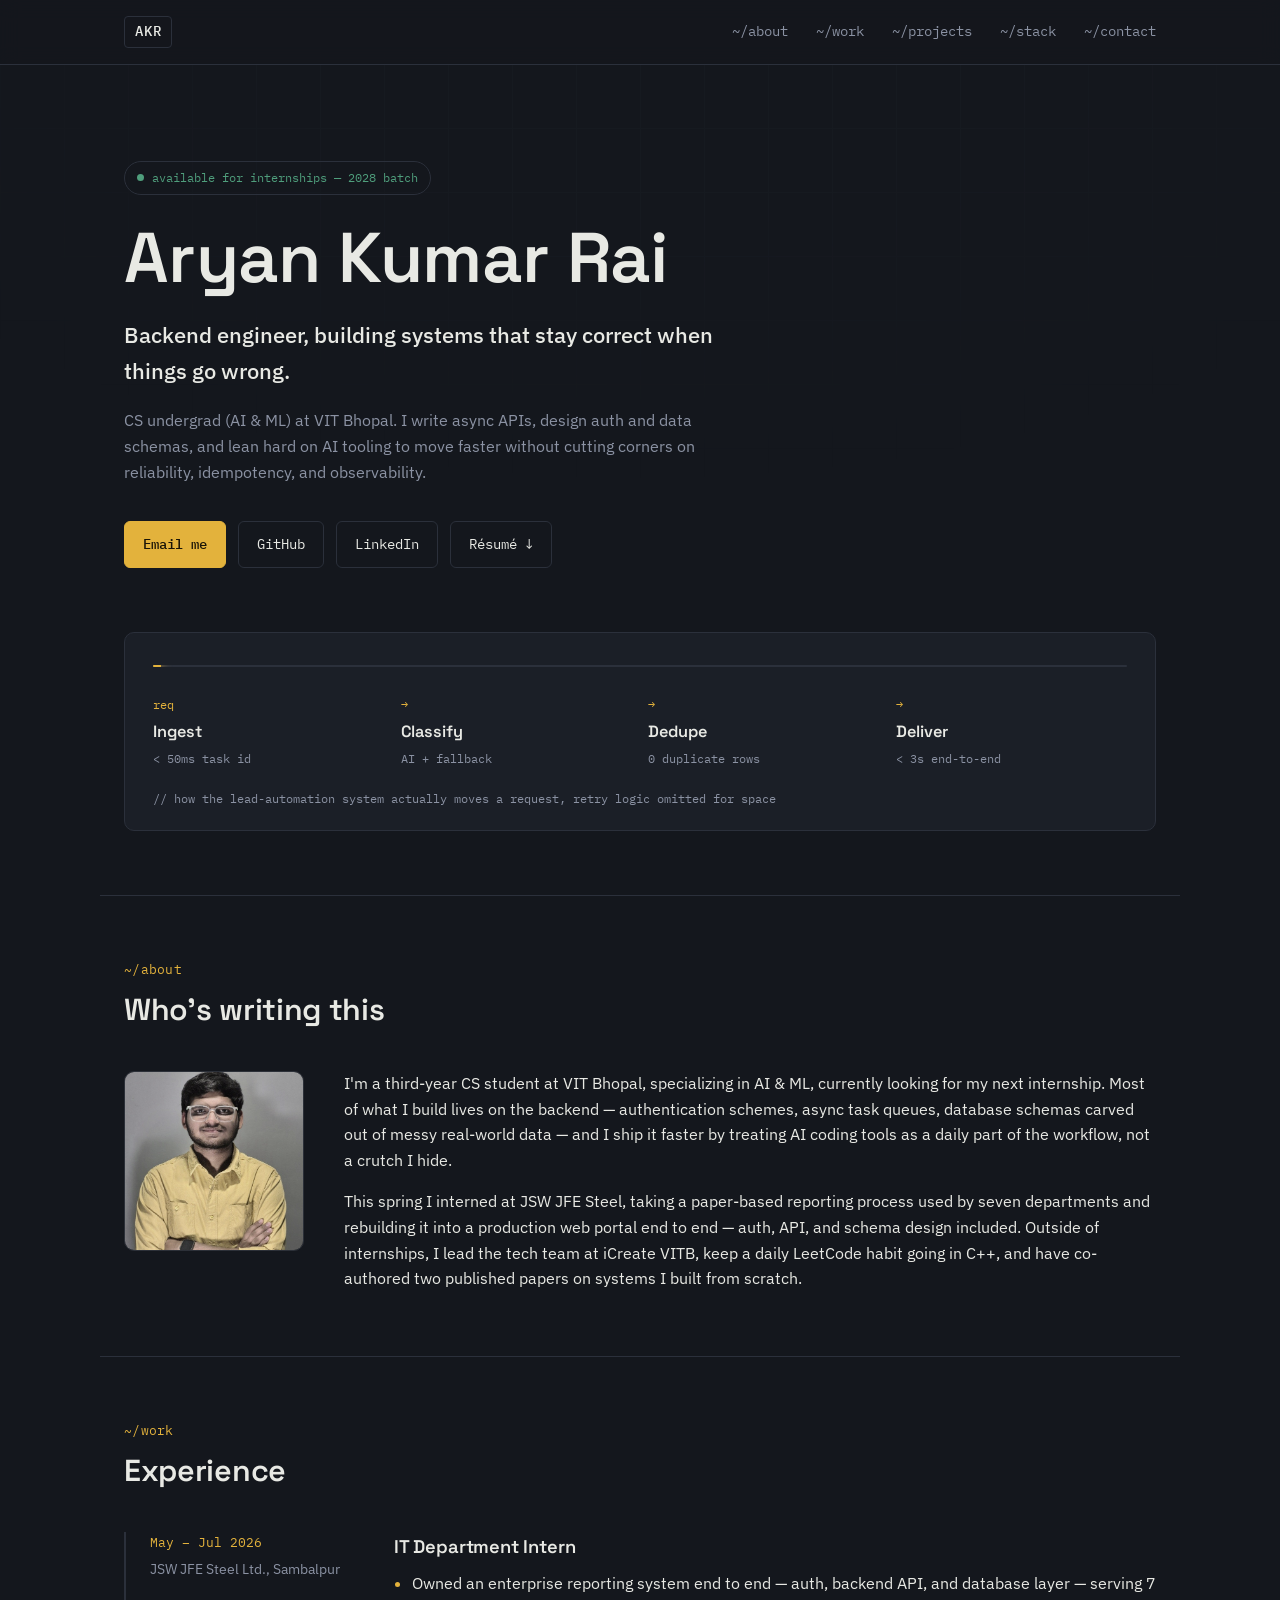
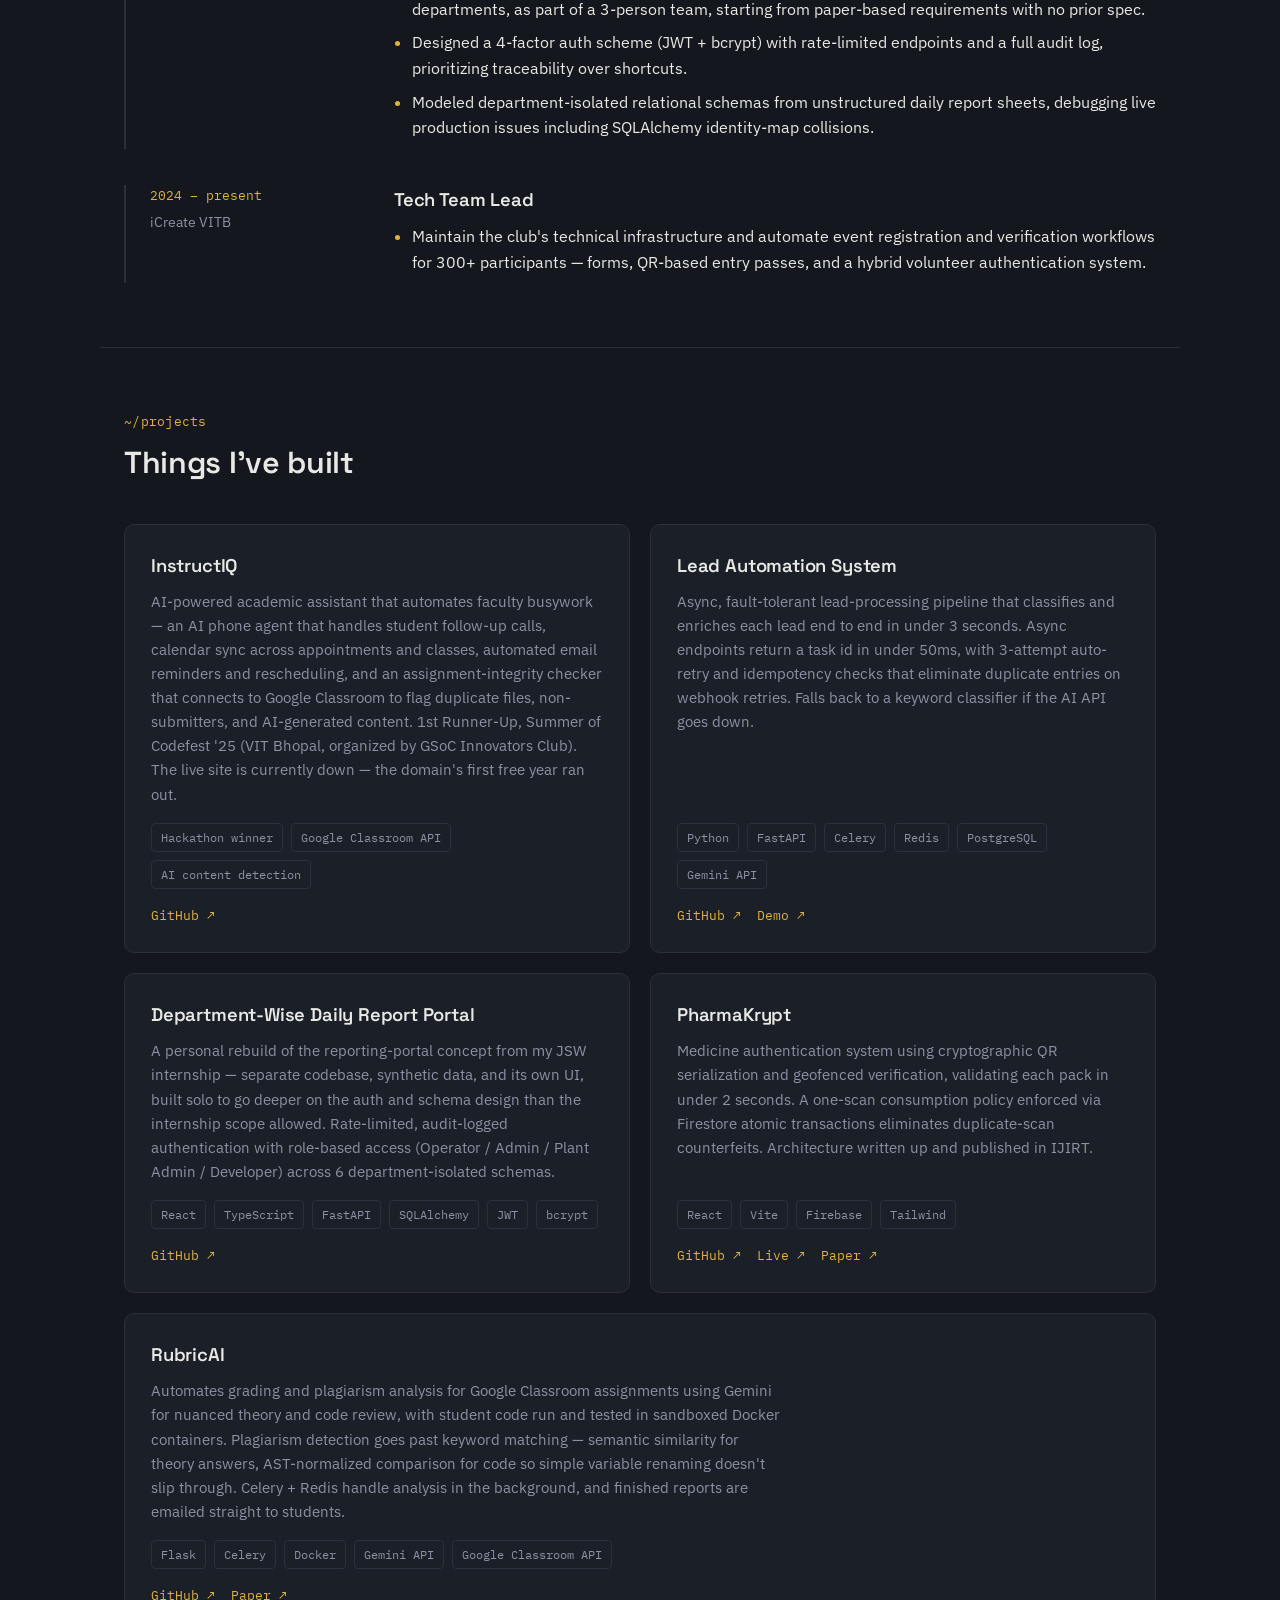
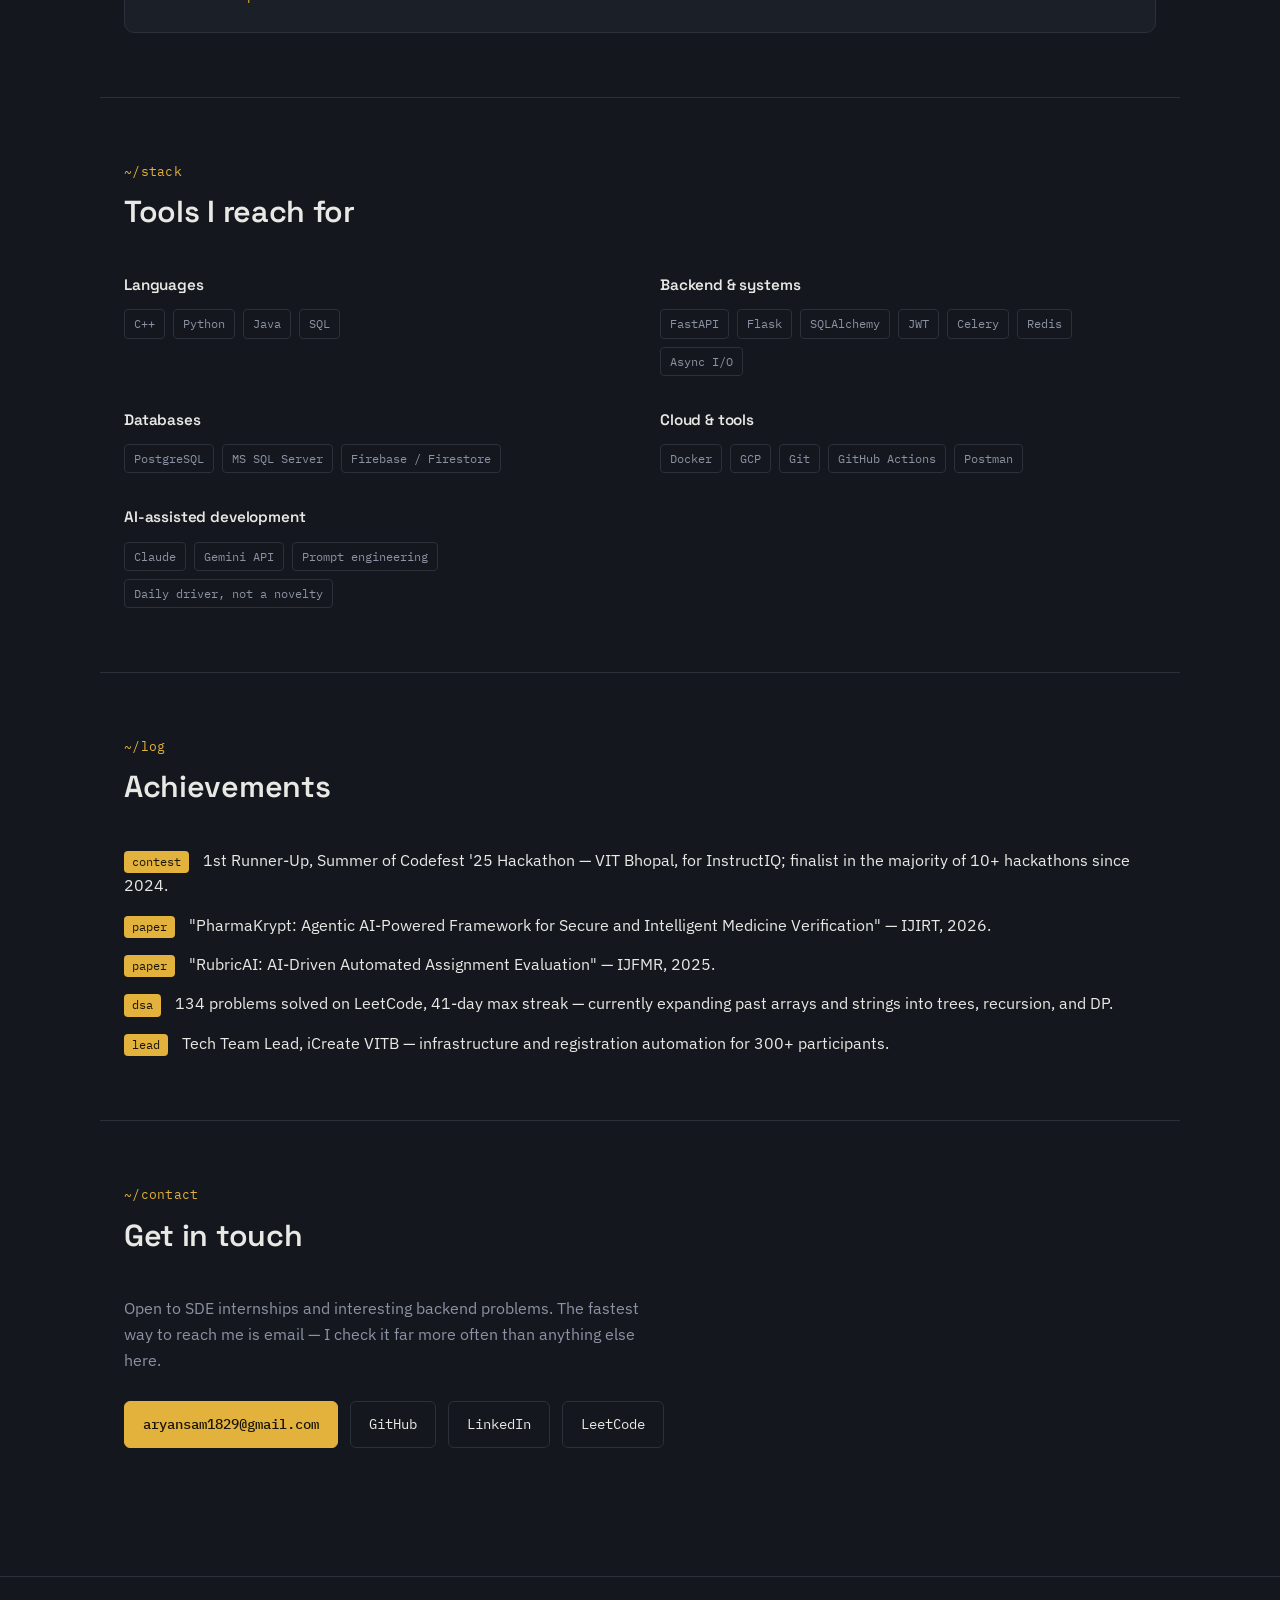
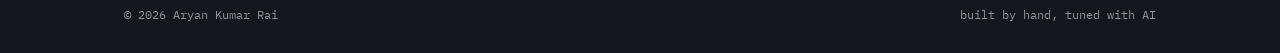
<file: index.html>
<!DOCTYPE html>
<html lang="en">
<head>
<meta charset="UTF-8">
<meta name="viewport" content="width=device-width, initial-scale=1.0">
<title>Aryan Kumar Rai — Backend Engineer</title>
<meta name="description" content="Aryan Kumar Rai — backend engineer building reliable, async systems. FastAPI, PostgreSQL, AI-assisted development.">
<link rel="icon" href="data:image/svg+xml,%3Csvg xmlns='http://www.w3.org/2000/svg' viewBox='0 0 32 32'%3E%3Crect width='32' height='32' rx='6' fill='%2314171D'/%3E%3Ctext x='16' y='21' font-family='monospace' font-size='13' font-weight='600' fill='%23E3B23C' text-anchor='middle'%3EAK%3C/text%3E%3C/svg%3E">
<link rel="preconnect" href="https://fonts.googleapis.com">
<link rel="preconnect" href="https://fonts.gstatic.com" crossorigin>
<link href="https://fonts.googleapis.com/css2?family=Space+Grotesk:wght@500;600;700&family=IBM+Plex+Sans:wght@400;500;600&family=IBM+Plex+Mono:wght@400;500&display=swap" rel="stylesheet">
<link rel="stylesheet" href="style.css">
</head>
<body>

<div class="grid-texture" aria-hidden="true"></div>

<header class="site-header">
  <div class="wrap header-inner">
    <a href="#top" class="brand">AKR</a>
    <nav class="nav" id="nav">
      <a href="#about">~/about</a>
      <a href="#work">~/work</a>
      <a href="#projects">~/projects</a>
      <a href="#stack">~/stack</a>
      <a href="#contact">~/contact</a>
    </nav>
    <button class="nav-toggle" id="navToggle" aria-label="Toggle menu" aria-expanded="false">
      <span></span><span></span><span></span>
    </button>
  </div>
</header>

<main id="top">

  <!-- HERO -->
  <section class="hero wrap">
    <div class="status-pill">
      <span class="dot"></span> available for internships — 2028 batch
    </div>

    <h1 class="hero-title">
      Aryan Kumar Rai
    </h1>
    <p class="hero-role">Backend engineer, building systems that stay correct when things go wrong.</p>
    <p class="hero-sub">
      CS undergrad (AI &amp; ML) at VIT Bhopal. I write async APIs, design auth and data
      schemas, and lean hard on AI tooling to move faster without cutting corners on
      reliability, idempotency, and observability.
    </p>

    <div class="hero-actions">
      <a class="btn btn-primary" href="mailto:aryansam1829@gmail.com">Email me</a>
      <a class="btn btn-ghost" href="https://github.com/aryankumarrai" target="_blank" rel="noopener">GitHub</a>
      <a class="btn btn-ghost" href="https://www.linkedin.com/in/aryankumarrai" target="_blank" rel="noopener">LinkedIn</a>
      <a class="btn btn-ghost" href="assets/AryanKumarRai_Resume.pdf" target="_blank" rel="noopener">Résumé ↓</a>
    </div>

    <!-- SIGNATURE PIPELINE DIAGRAM -->
    <div class="pipeline" role="img" aria-label="Diagram of a lead-processing pipeline: ingest, classify, dedupe, deliver, with reliability stats at each stage.">
      <div class="pipeline-track">
        <span class="packet"></span>
      </div>
      <div class="pipeline-stages">
        <div class="stage">
          <span class="stage-index">req</span>
          <span class="stage-name">Ingest</span>
          <span class="stage-stat">&lt; 50ms task id</span>
        </div>
        <div class="stage">
          <span class="stage-index">→</span>
          <span class="stage-name">Classify</span>
          <span class="stage-stat">AI + fallback</span>
        </div>
        <div class="stage">
          <span class="stage-index">→</span>
          <span class="stage-name">Dedupe</span>
          <span class="stage-stat">0 duplicate rows</span>
        </div>
        <div class="stage">
          <span class="stage-index">→</span>
          <span class="stage-name">Deliver</span>
          <span class="stage-stat">&lt; 3s end-to-end</span>
        </div>
      </div>
      <p class="pipeline-caption">// how the lead-automation system actually moves a request, retry logic omitted for space</p>
    </div>
  </section>

  <!-- ABOUT -->
  <section id="about" class="section wrap">
    <h2 class="section-title"><span class="eyebrow">~/about</span> Who's writing this</h2>
    <div class="about-grid">
      <div class="about-photo">
        <img src="assets/profile.jpg" alt="Aryan Kumar Rai">
      </div>
      <div class="about-copy">
        <p>
          I'm a third-year CS student at VIT Bhopal, specializing in AI &amp; ML, currently
          looking for my next internship. Most of what I build lives on the backend —
          authentication schemes, async task queues, database schemas carved out of messy
          real-world data — and I ship it faster by treating AI coding tools as a daily part
          of the workflow, not a crutch I hide.
        </p>
        <p>
          This spring I interned at JSW JFE Steel, taking a paper-based reporting process
          used by seven departments and rebuilding it into a production web portal end to
          end — auth, API, and schema design included. Outside of internships, I lead the
          tech team at iCreate VITB, keep a daily LeetCode habit going in C++, and have
          co-authored two published papers on systems I built from scratch.
        </p>
      </div>
    </div>
  </section>

  <!-- EXPERIENCE -->
  <section id="work" class="section wrap">
    <h2 class="section-title"><span class="eyebrow">~/work</span> Experience</h2>
    <div class="timeline">
      <div class="entry">
        <div class="entry-meta">
          <span class="entry-date">May – Jul 2026</span>
          <span class="entry-place">JSW JFE Steel Ltd., Sambalpur</span>
        </div>
        <div class="entry-body">
          <h3>IT Department Intern</h3>
          <ul>
            <li>Owned an enterprise reporting system end to end — auth, backend API, and database layer — serving 7 departments, as part of a 3-person team, starting from paper-based requirements with no prior spec.</li>
            <li>Designed a 4-factor auth scheme (JWT + bcrypt) with rate-limited endpoints and a full audit log, prioritizing traceability over shortcuts.</li>
            <li>Modeled department-isolated relational schemas from unstructured daily report sheets, debugging live production issues including SQLAlchemy identity-map collisions.</li>
          </ul>
        </div>
      </div>

      <div class="entry">
        <div class="entry-meta">
          <span class="entry-date">2024 – present</span>
          <span class="entry-place">iCreate VITB</span>
        </div>
        <div class="entry-body">
          <h3>Tech Team Lead</h3>
          <ul>
            <li>Maintain the club's technical infrastructure and automate event registration and verification workflows for 300+ participants — forms, QR-based entry passes, and a hybrid volunteer authentication system.</li>
          </ul>
        </div>
      </div>
    </div>
  </section>

  <!-- PROJECTS -->
  <section id="projects" class="section wrap">
    <h2 class="section-title"><span class="eyebrow">~/projects</span> Things I've built</h2>
    <div class="card-grid">

      <article class="card">
        <h3>InstructIQ</h3>
        <p>AI-powered academic assistant that automates faculty busywork — an AI phone agent that handles student follow-up calls, calendar sync across appointments and classes, automated email reminders and rescheduling, and an assignment-integrity checker that connects to Google Classroom to flag duplicate files, non-submitters, and AI-generated content. 1st Runner-Up, Summer of Codefest '25 (VIT Bhopal, organized by GSoC Innovators Club). The live site is currently down — the domain's first free year ran out.</p>
        <div class="tags">
          <span>Hackathon winner</span><span>Google Classroom API</span><span>AI content detection</span>
        </div>
        <div class="card-links">
          <a href="https://github.com/aryankumarrai/Instructiq" target="_blank" rel="noopener">GitHub ↗</a>
        </div>
      </article>

      <article class="card">
        <h3>Lead Automation System</h3>
        <p>Async, fault-tolerant lead-processing pipeline that classifies and enriches each lead end to end in under 3 seconds. Async endpoints return a task id in under 50ms, with 3-attempt auto-retry and idempotency checks that eliminate duplicate entries on webhook retries. Falls back to a keyword classifier if the AI API goes down.</p>
        <div class="tags">
          <span>Python</span><span>FastAPI</span><span>Celery</span><span>Redis</span><span>PostgreSQL</span><span>Gemini API</span>
        </div>
        <div class="card-links">
          <a href="https://github.com/aryankumarrai/Lead-Automation-System" target="_blank" rel="noopener">GitHub ↗</a>
          <a href="https://drive.google.com/file/d/1P2EhAt2KdkhKJZMQVUaX9uryMD7xisPX/view?usp=drivesdk" target="_blank" rel="noopener">Demo ↗</a>
        </div>
      </article>

      <article class="card">
        <h3>Department-Wise Daily Report Portal</h3>
        <p>A personal rebuild of the reporting-portal concept from my JSW internship — separate codebase, synthetic data, and its own UI, built solo to go deeper on the auth and schema design than the internship scope allowed. Rate-limited, audit-logged authentication with role-based access (Operator / Admin / Plant Admin / Developer) across 6 department-isolated schemas.</p>
        <div class="tags">
          <span>React</span><span>TypeScript</span><span>FastAPI</span><span>SQLAlchemy</span><span>JWT</span><span>bcrypt</span>
        </div>
        <div class="card-links">
          <a href="https://github.com/aryankumarrai/Department-Wise-Daily-Report-Portal" target="_blank" rel="noopener">GitHub ↗</a>
        </div>
      </article>

      <article class="card">
        <h3>PharmaKrypt</h3>
        <p>Medicine authentication system using cryptographic QR serialization and geofenced verification, validating each pack in under 2 seconds. A one-scan consumption policy enforced via Firestore atomic transactions eliminates duplicate-scan counterfeits. Architecture written up and published in IJIRT.</p>
        <div class="tags">
          <span>React</span><span>Vite</span><span>Firebase</span><span>Tailwind</span>
        </div>
        <div class="card-links">
          <a href="https://github.com/aryankumarrai/Pharmakrypt" target="_blank" rel="noopener">GitHub ↗</a>
          <a href="https://www.pharmakrypt.app/" target="_blank" rel="noopener">Live ↗</a>
          <a href="https://ijirt.org/article?manuscript=196615" target="_blank" rel="noopener">Paper ↗</a>
        </div>
      </article>

      <article class="card">
        <h3>RubricAI</h3>
        <p>Automates grading and plagiarism analysis for Google Classroom assignments using Gemini for nuanced theory and code review, with student code run and tested in sandboxed Docker containers. Plagiarism detection goes past keyword matching — semantic similarity for theory answers, AST-normalized comparison for code so simple variable renaming doesn't slip through. Celery + Redis handle analysis in the background, and finished reports are emailed straight to students.</p>
        <div class="tags">
          <span>Flask</span><span>Celery</span><span>Docker</span><span>Gemini API</span><span>Google Classroom API</span>
        </div>
        <div class="card-links">
          <a href="https://github.com/aryankumarrai/RubricAI" target="_blank" rel="noopener">GitHub ↗</a>
          <a href="https://www.ijfmr.com/papers/2025/5/56763.pdf" target="_blank" rel="noopener">Paper ↗</a>
        </div>
      </article>

    </div>
  </section>

  <!-- STACK -->
  <section id="stack" class="section wrap">
    <h2 class="section-title"><span class="eyebrow">~/stack</span> Tools I reach for</h2>
    <div class="stack-grid">
      <div class="stack-group">
        <h4>Languages</h4>
        <div class="tags"><span>C++</span><span>Python</span><span>Java</span><span>SQL</span></div>
      </div>
      <div class="stack-group">
        <h4>Backend &amp; systems</h4>
        <div class="tags"><span>FastAPI</span><span>Flask</span><span>SQLAlchemy</span><span>JWT</span><span>Celery</span><span>Redis</span><span>Async I/O</span></div>
      </div>
      <div class="stack-group">
        <h4>Databases</h4>
        <div class="tags"><span>PostgreSQL</span><span>MS SQL Server</span><span>Firebase / Firestore</span></div>
      </div>
      <div class="stack-group">
        <h4>Cloud &amp; tools</h4>
        <div class="tags"><span>Docker</span><span>GCP</span><span>Git</span><span>GitHub Actions</span><span>Postman</span></div>
      </div>
      <div class="stack-group">
        <h4>AI-assisted development</h4>
        <div class="tags"><span>Claude</span><span>Gemini API</span><span>Prompt engineering</span><span>Daily driver, not a novelty</span></div>
      </div>
    </div>
  </section>

  <!-- ACHIEVEMENTS -->
  <section class="section wrap">
    <h2 class="section-title"><span class="eyebrow">~/log</span> Achievements</h2>
    <ul class="log-list">
      <li><span class="log-tag">contest</span> 1st Runner-Up, Summer of Codefest '25 Hackathon — VIT Bhopal, for InstructIQ; finalist in the majority of 10+ hackathons since 2024.</li>
      <li><span class="log-tag">paper</span> "PharmaKrypt: Agentic AI-Powered Framework for Secure and Intelligent Medicine Verification" — IJIRT, 2026.</li>
      <li><span class="log-tag">paper</span> "RubricAI: AI-Driven Automated Assignment Evaluation" — IJFMR, 2025.</li>
      <li><span class="log-tag">dsa</span> 134 problems solved on LeetCode, 41-day max streak — currently expanding past arrays and strings into trees, recursion, and DP.</li>
      <li><span class="log-tag">lead</span> Tech Team Lead, iCreate VITB — infrastructure and registration automation for 300+ participants.</li>
    </ul>
  </section>

  <!-- CONTACT -->
  <section id="contact" class="section wrap contact-section">
    <h2 class="section-title"><span class="eyebrow">~/contact</span> Get in touch</h2>
    <p class="contact-copy">
      Open to SDE internships and interesting backend problems. The fastest way to reach me
      is email — I check it far more often than anything else here.
    </p>
    <div class="hero-actions">
      <a class="btn btn-primary" href="mailto:aryansam1829@gmail.com">aryansam1829@gmail.com</a>
      <a class="btn btn-ghost" href="https://github.com/aryankumarrai" target="_blank" rel="noopener">GitHub</a>
      <a class="btn btn-ghost" href="https://www.linkedin.com/in/aryankumarrai" target="_blank" rel="noopener">LinkedIn</a>
      <a class="btn btn-ghost" href="https://leetcode.com/u/aryankumarrai" target="_blank" rel="noopener">LeetCode</a>
    </div>
  </section>

</main>

<footer class="site-footer">
  <div class="wrap footer-inner">
    <span>© <span id="year"></span> Aryan Kumar Rai</span>
    <span class="footer-note">built by hand, tuned with AI</span>
  </div>
</footer>

<script src="script.js"></script>
</body>
</html>
</file>
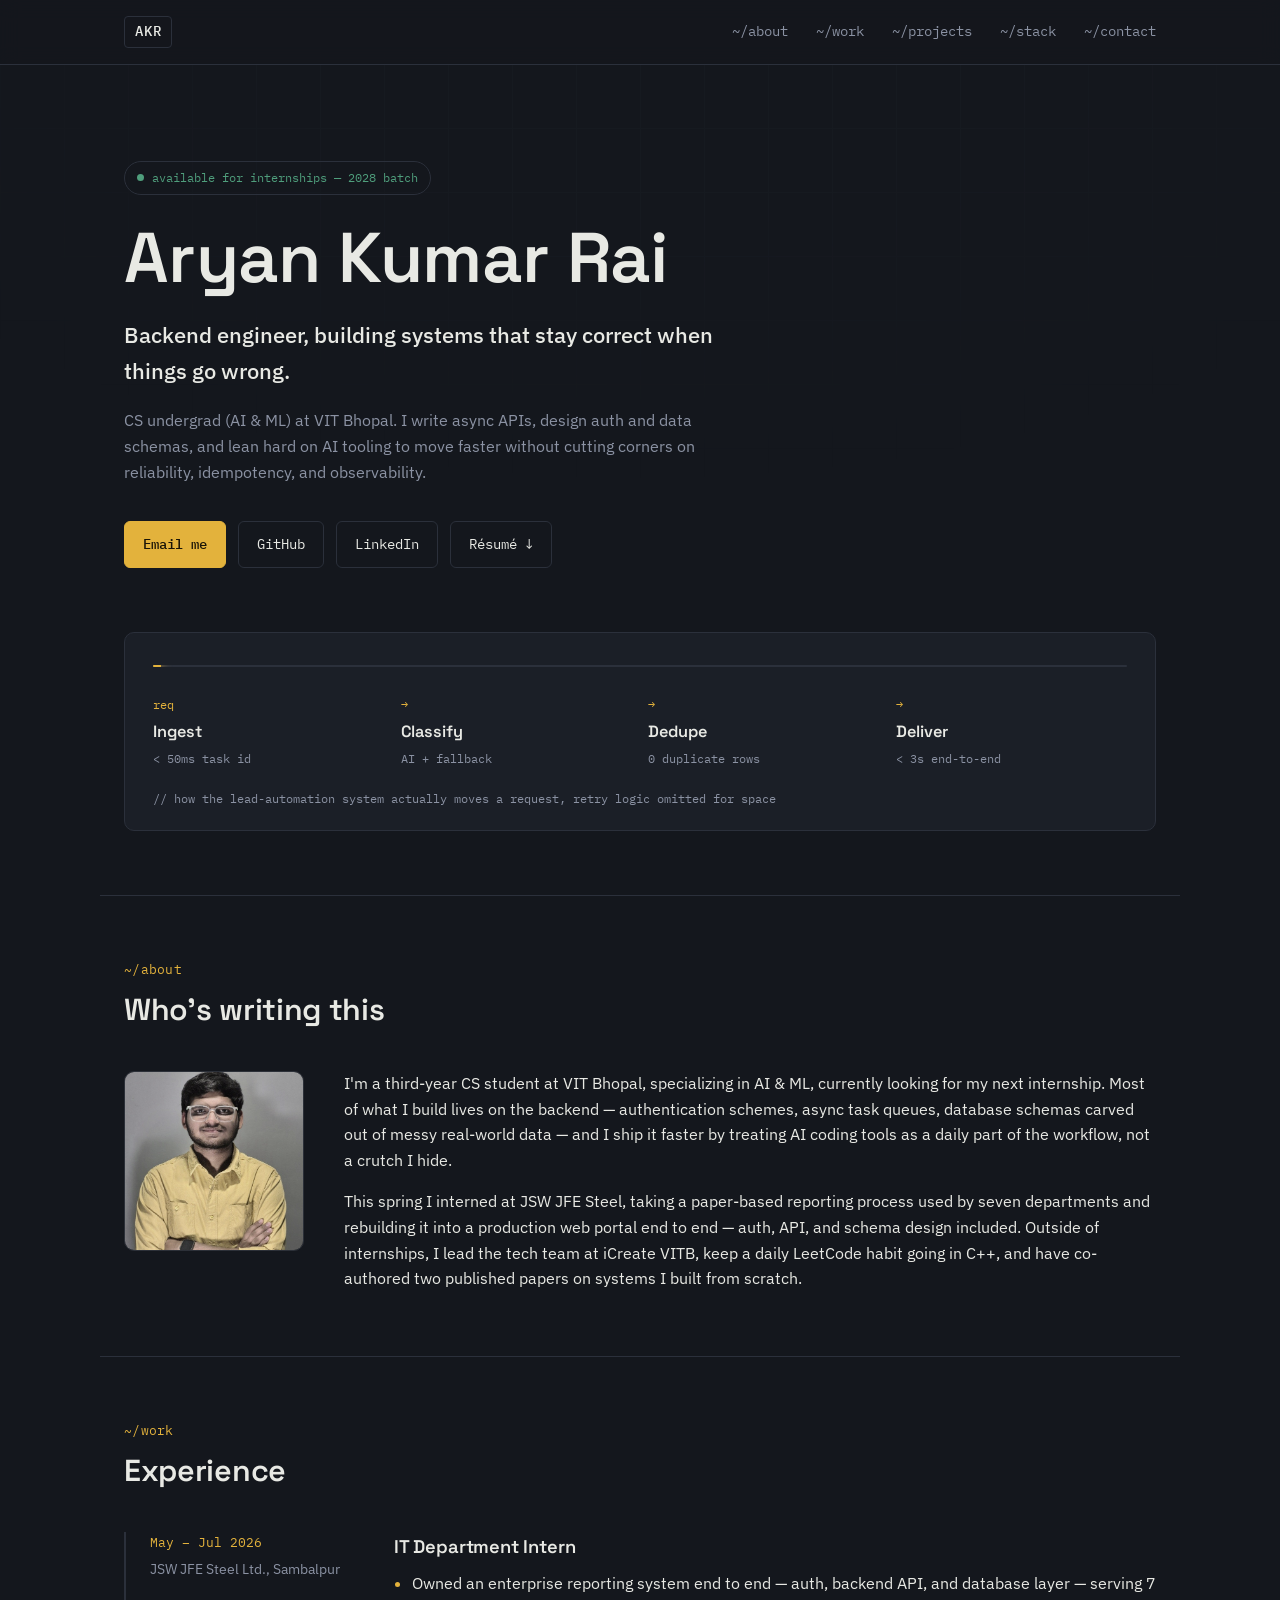
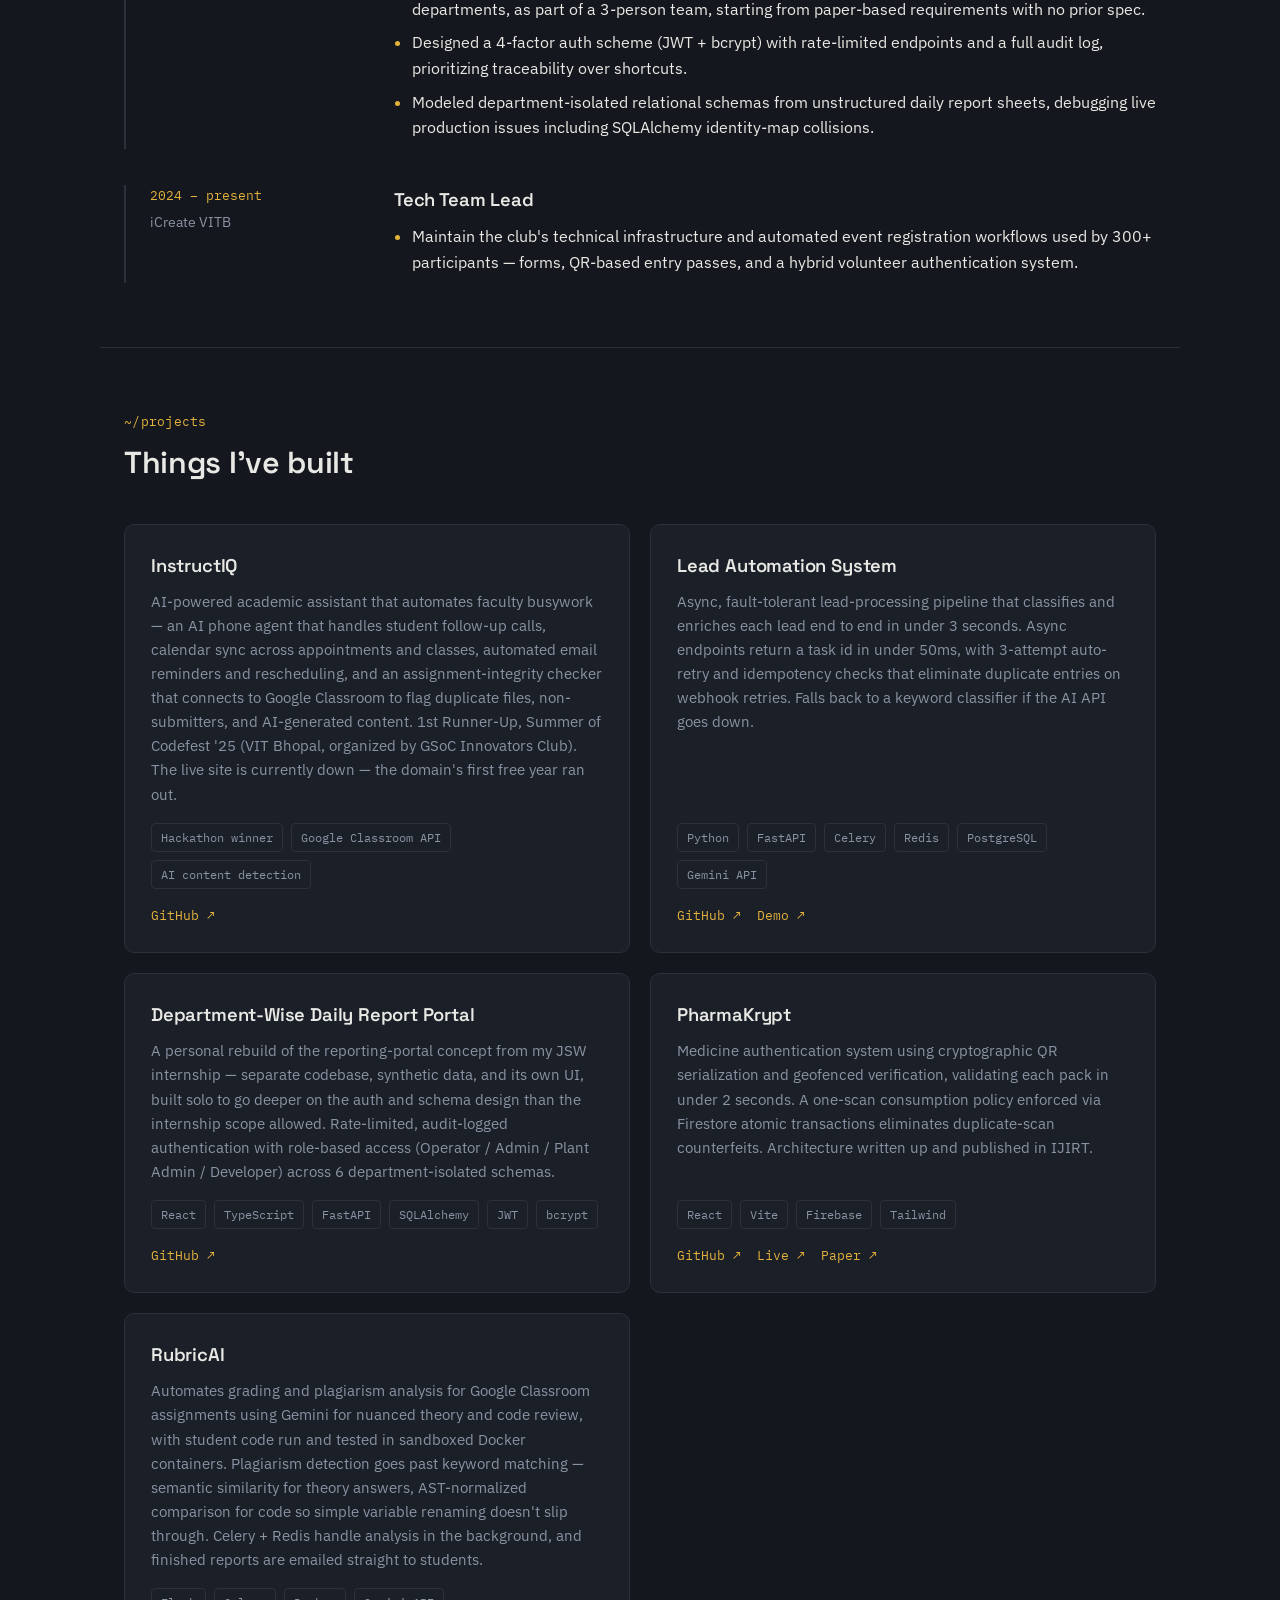
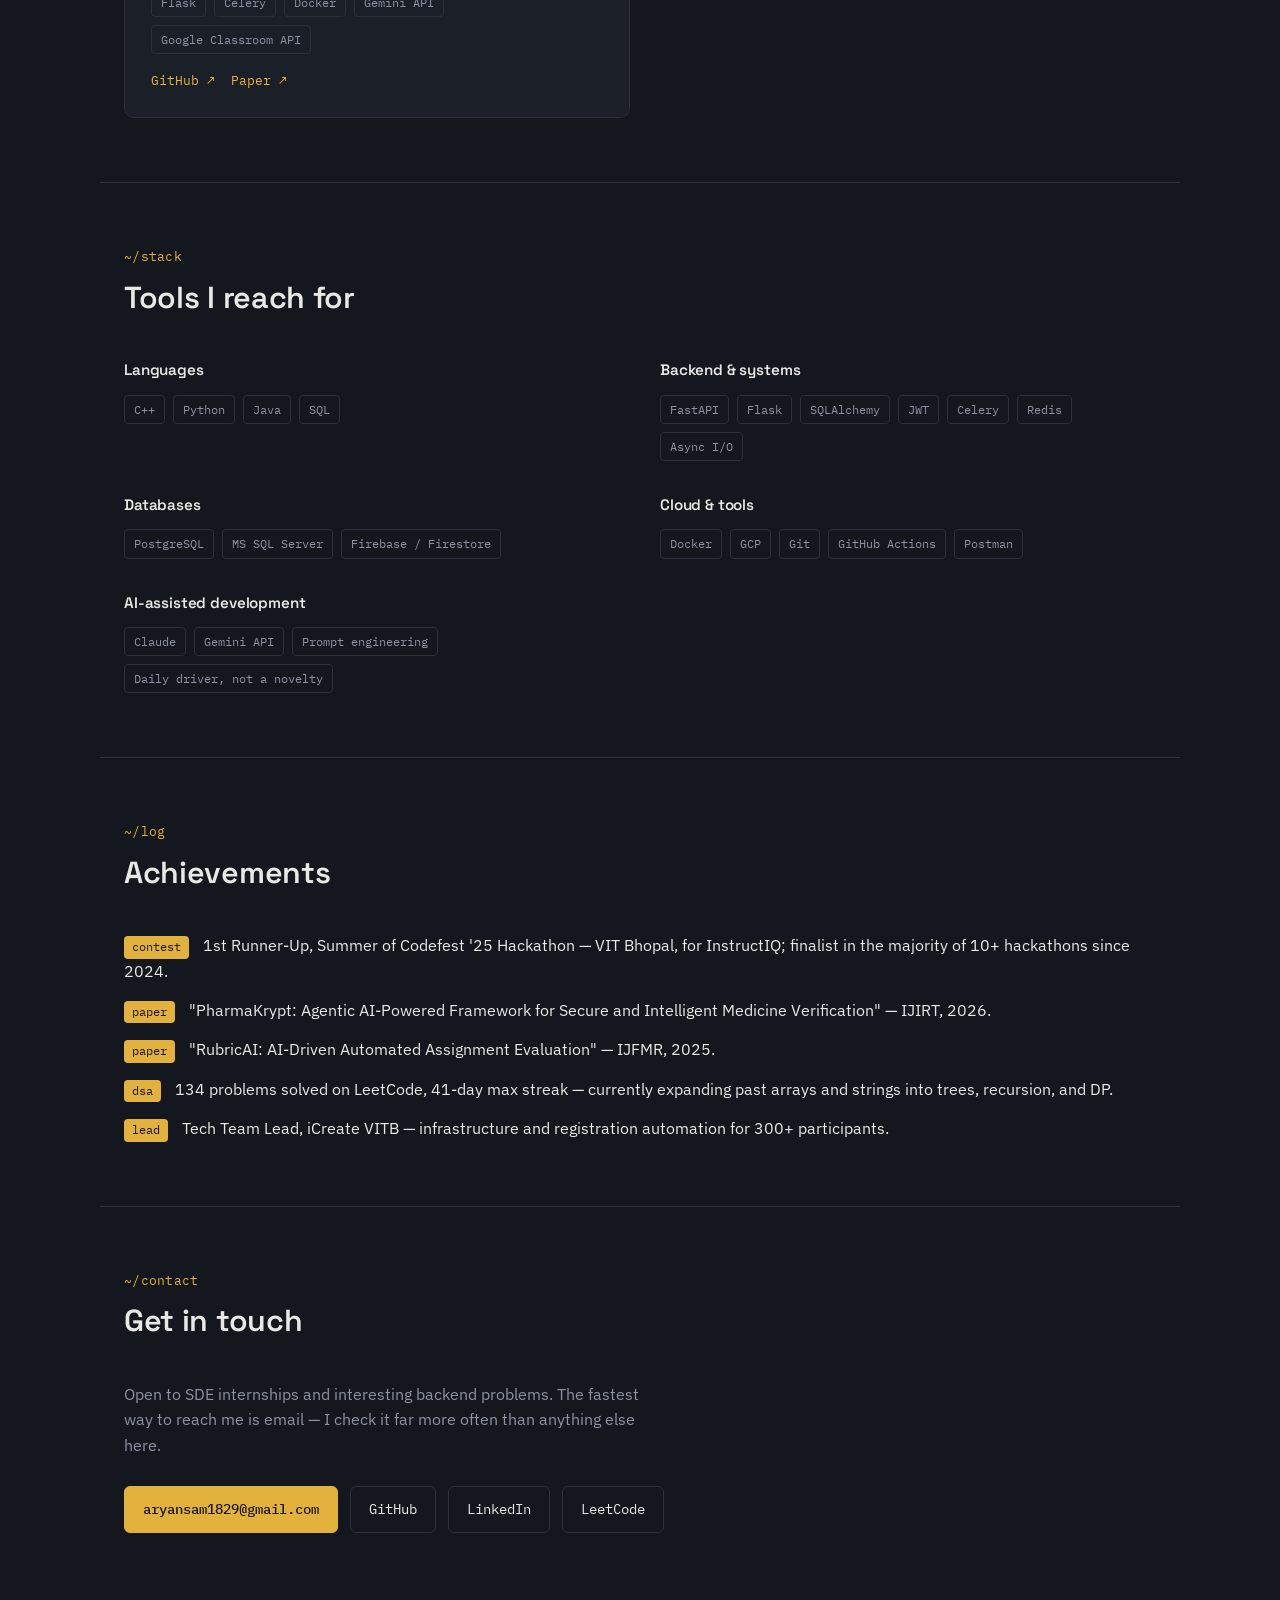
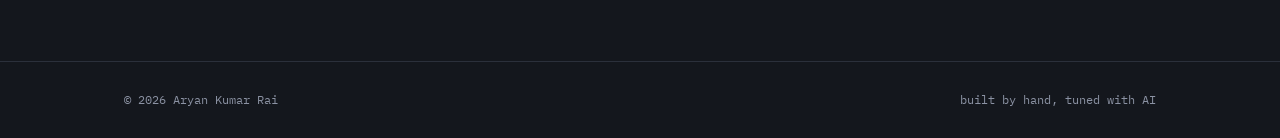
<file: portfolio/index.html>
<!DOCTYPE html>
<html lang="en">
<head>
<meta charset="UTF-8">
<meta name="viewport" content="width=device-width, initial-scale=1.0">
<title>Aryan Kumar Rai — Backend Engineer</title>
<meta name="description" content="Aryan Kumar Rai — backend engineer building reliable, async systems. FastAPI, PostgreSQL, AI-assisted development.">
<link rel="icon" href="data:image/svg+xml,%3Csvg xmlns='http://www.w3.org/2000/svg' viewBox='0 0 32 32'%3E%3Crect width='32' height='32' rx='6' fill='%2314171D'/%3E%3Ctext x='16' y='21' font-family='monospace' font-size='13' font-weight='600' fill='%23E3B23C' text-anchor='middle'%3EAK%3C/text%3E%3C/svg%3E">
<link rel="preconnect" href="https://fonts.googleapis.com">
<link rel="preconnect" href="https://fonts.gstatic.com" crossorigin>
<link href="https://fonts.googleapis.com/css2?family=Space+Grotesk:wght@500;600;700&family=IBM+Plex+Sans:wght@400;500;600&family=IBM+Plex+Mono:wght@400;500&display=swap" rel="stylesheet">
<link rel="stylesheet" href="style.css">
</head>
<body>

<div class="grid-texture" aria-hidden="true"></div>

<header class="site-header">
  <div class="wrap header-inner">
    <a href="#top" class="brand">AKR</a>
    <nav class="nav" id="nav">
      <a href="#about">~/about</a>
      <a href="#work">~/work</a>
      <a href="#projects">~/projects</a>
      <a href="#stack">~/stack</a>
      <a href="#contact">~/contact</a>
    </nav>
    <button class="nav-toggle" id="navToggle" aria-label="Toggle menu" aria-expanded="false">
      <span></span><span></span><span></span>
    </button>
  </div>
</header>

<main id="top">

  <!-- HERO -->
  <section class="hero wrap">
    <div class="status-pill">
      <span class="dot"></span> available for internships — 2028 batch
    </div>

    <h1 class="hero-title">
      Aryan Kumar Rai
    </h1>
    <p class="hero-role">Backend engineer, building systems that stay correct when things go wrong.</p>
    <p class="hero-sub">
      CS undergrad (AI &amp; ML) at VIT Bhopal. I write async APIs, design auth and data
      schemas, and lean hard on AI tooling to move faster without cutting corners on
      reliability, idempotency, and observability.
    </p>

    <div class="hero-actions">
      <a class="btn btn-primary" href="mailto:aryansam1829@gmail.com">Email me</a>
      <a class="btn btn-ghost" href="https://github.com/aryankumarrai" target="_blank" rel="noopener">GitHub</a>
      <a class="btn btn-ghost" href="https://www.linkedin.com/in/aryankumarrai" target="_blank" rel="noopener">LinkedIn</a>
      <a class="btn btn-ghost" href="assets/AryanKumarRai_Resume.pdf" target="_blank" rel="noopener">Résumé ↓</a>
    </div>

    <!-- SIGNATURE PIPELINE DIAGRAM -->
    <div class="pipeline" role="img" aria-label="Diagram of a lead-processing pipeline: ingest, classify, dedupe, deliver, with reliability stats at each stage.">
      <div class="pipeline-track">
        <span class="packet"></span>
      </div>
      <div class="pipeline-stages">
        <div class="stage">
          <span class="stage-index">req</span>
          <span class="stage-name">Ingest</span>
          <span class="stage-stat">&lt; 50ms task id</span>
        </div>
        <div class="stage">
          <span class="stage-index">→</span>
          <span class="stage-name">Classify</span>
          <span class="stage-stat">AI + fallback</span>
        </div>
        <div class="stage">
          <span class="stage-index">→</span>
          <span class="stage-name">Dedupe</span>
          <span class="stage-stat">0 duplicate rows</span>
        </div>
        <div class="stage">
          <span class="stage-index">→</span>
          <span class="stage-name">Deliver</span>
          <span class="stage-stat">&lt; 3s end-to-end</span>
        </div>
      </div>
      <p class="pipeline-caption">// how the lead-automation system actually moves a request, retry logic omitted for space</p>
    </div>
  </section>

  <!-- ABOUT -->
  <section id="about" class="section wrap">
    <h2 class="section-title"><span class="eyebrow">~/about</span> Who's writing this</h2>
    <div class="about-grid">
      <div class="about-photo">
        <img src="assets/profile.jpg" alt="Aryan Kumar Rai">
      </div>
      <div class="about-copy">
        <p>
          I'm a third-year CS student at VIT Bhopal, specializing in AI &amp; ML, currently
          looking for my next internship. Most of what I build lives on the backend —
          authentication schemes, async task queues, database schemas carved out of messy
          real-world data — and I ship it faster by treating AI coding tools as a daily part
          of the workflow, not a crutch I hide.
        </p>
        <p>
          This spring I interned at JSW JFE Steel, taking a paper-based reporting process
          used by seven departments and rebuilding it into a production web portal end to
          end — auth, API, and schema design included. Outside of internships, I lead the
          tech team at iCreate VITB, keep a daily LeetCode habit going in C++, and have
          co-authored two published papers on systems I built from scratch.
        </p>
      </div>
    </div>
  </section>

  <!-- EXPERIENCE -->
  <section id="work" class="section wrap">
    <h2 class="section-title"><span class="eyebrow">~/work</span> Experience</h2>
    <div class="timeline">
      <div class="entry">
        <div class="entry-meta">
          <span class="entry-date">May – Jul 2026</span>
          <span class="entry-place">JSW JFE Steel Ltd., Sambalpur</span>
        </div>
        <div class="entry-body">
          <h3>IT Department Intern</h3>
          <ul>
            <li>Owned an enterprise reporting system end to end — auth, backend API, and database layer — serving 7 departments, as part of a 3-person team, starting from paper-based requirements with no prior spec.</li>
            <li>Designed a 4-factor auth scheme (JWT + bcrypt) with rate-limited endpoints and a full audit log, prioritizing traceability over shortcuts.</li>
            <li>Modeled department-isolated relational schemas from unstructured daily report sheets, debugging live production issues including SQLAlchemy identity-map collisions.</li>
          </ul>
        </div>
      </div>

      <div class="entry">
        <div class="entry-meta">
          <span class="entry-date">2024 – present</span>
          <span class="entry-place">iCreate VITB</span>
        </div>
        <div class="entry-body">
          <h3>Tech Team Lead</h3>
          <ul>
            <li>Maintain the club's technical infrastructure and automated event registration workflows used by 300+ participants — forms, QR-based entry passes, and a hybrid volunteer authentication system.</li>
          </ul>
        </div>
      </div>
    </div>
  </section>

  <!-- PROJECTS -->
  <section id="projects" class="section wrap">
    <h2 class="section-title"><span class="eyebrow">~/projects</span> Things I've built</h2>
    <div class="card-grid">

      <article class="card">
        <h3>InstructIQ</h3>
        <p>AI-powered academic assistant that automates faculty busywork — an AI phone agent that handles student follow-up calls, calendar sync across appointments and classes, automated email reminders and rescheduling, and an assignment-integrity checker that connects to Google Classroom to flag duplicate files, non-submitters, and AI-generated content. 1st Runner-Up, Summer of Codefest '25 (VIT Bhopal, organized by GSoC Innovators Club). The live site is currently down — the domain's first free year ran out.</p>
        <div class="tags">
          <span>Hackathon winner</span><span>Google Classroom API</span><span>AI content detection</span>
        </div>
        <div class="card-links">
          <a href="https://github.com/aryankumarrai/Instructiq" target="_blank" rel="noopener">GitHub ↗</a>
        </div>
      </article>

      <article class="card">
        <h3>Lead Automation System</h3>
        <p>Async, fault-tolerant lead-processing pipeline that classifies and enriches each lead end to end in under 3 seconds. Async endpoints return a task id in under 50ms, with 3-attempt auto-retry and idempotency checks that eliminate duplicate entries on webhook retries. Falls back to a keyword classifier if the AI API goes down.</p>
        <div class="tags">
          <span>Python</span><span>FastAPI</span><span>Celery</span><span>Redis</span><span>PostgreSQL</span><span>Gemini API</span>
        </div>
        <div class="card-links">
          <a href="https://github.com/aryankumarrai/Lead-Automation-System" target="_blank" rel="noopener">GitHub ↗</a>
          <a href="https://drive.google.com/file/d/1P2EhAt2KdkhKJZMQVUaX9uryMD7xisPX/view?usp=drivesdk" target="_blank" rel="noopener">Demo ↗</a>
        </div>
      </article>

      <article class="card">
        <h3>Department-Wise Daily Report Portal</h3>
        <p>A personal rebuild of the reporting-portal concept from my JSW internship — separate codebase, synthetic data, and its own UI, built solo to go deeper on the auth and schema design than the internship scope allowed. Rate-limited, audit-logged authentication with role-based access (Operator / Admin / Plant Admin / Developer) across 6 department-isolated schemas.</p>
        <div class="tags">
          <span>React</span><span>TypeScript</span><span>FastAPI</span><span>SQLAlchemy</span><span>JWT</span><span>bcrypt</span>
        </div>
        <div class="card-links">
          <a href="https://github.com/aryankumarrai/Department-Wise-Daily-Report-Portal" target="_blank" rel="noopener">GitHub ↗</a>
        </div>
      </article>

      <article class="card">
        <h3>PharmaKrypt</h3>
        <p>Medicine authentication system using cryptographic QR serialization and geofenced verification, validating each pack in under 2 seconds. A one-scan consumption policy enforced via Firestore atomic transactions eliminates duplicate-scan counterfeits. Architecture written up and published in IJIRT.</p>
        <div class="tags">
          <span>React</span><span>Vite</span><span>Firebase</span><span>Tailwind</span>
        </div>
        <div class="card-links">
          <a href="https://github.com/aryankumarrai/Pharmakrypt" target="_blank" rel="noopener">GitHub ↗</a>
          <a href="https://www.pharmakrypt.app/" target="_blank" rel="noopener">Live ↗</a>
          <a href="https://ijirt.org/article?manuscript=196615" target="_blank" rel="noopener">Paper ↗</a>
        </div>
      </article>

      <article class="card">
        <h3>RubricAI</h3>
        <p>Automates grading and plagiarism analysis for Google Classroom assignments using Gemini for nuanced theory and code review, with student code run and tested in sandboxed Docker containers. Plagiarism detection goes past keyword matching — semantic similarity for theory answers, AST-normalized comparison for code so simple variable renaming doesn't slip through. Celery + Redis handle analysis in the background, and finished reports are emailed straight to students.</p>
        <div class="tags">
          <span>Flask</span><span>Celery</span><span>Docker</span><span>Gemini API</span><span>Google Classroom API</span>
        </div>
        <div class="card-links">
          <a href="https://github.com/aryankumarrai/RubricAI" target="_blank" rel="noopener">GitHub ↗</a>
          <a href="https://www.ijfmr.com/papers/2025/5/56763.pdf" target="_blank" rel="noopener">Paper ↗</a>
        </div>
      </article>

    </div>
  </section>

  <!-- STACK -->
  <section id="stack" class="section wrap">
    <h2 class="section-title"><span class="eyebrow">~/stack</span> Tools I reach for</h2>
    <div class="stack-grid">
      <div class="stack-group">
        <h4>Languages</h4>
        <div class="tags"><span>C++</span><span>Python</span><span>Java</span><span>SQL</span></div>
      </div>
      <div class="stack-group">
        <h4>Backend &amp; systems</h4>
        <div class="tags"><span>FastAPI</span><span>Flask</span><span>SQLAlchemy</span><span>JWT</span><span>Celery</span><span>Redis</span><span>Async I/O</span></div>
      </div>
      <div class="stack-group">
        <h4>Databases</h4>
        <div class="tags"><span>PostgreSQL</span><span>MS SQL Server</span><span>Firebase / Firestore</span></div>
      </div>
      <div class="stack-group">
        <h4>Cloud &amp; tools</h4>
        <div class="tags"><span>Docker</span><span>GCP</span><span>Git</span><span>GitHub Actions</span><span>Postman</span></div>
      </div>
      <div class="stack-group">
        <h4>AI-assisted development</h4>
        <div class="tags"><span>Claude</span><span>Gemini API</span><span>Prompt engineering</span><span>Daily driver, not a novelty</span></div>
      </div>
    </div>
  </section>

  <!-- ACHIEVEMENTS -->
  <section class="section wrap">
    <h2 class="section-title"><span class="eyebrow">~/log</span> Achievements</h2>
    <ul class="log-list">
      <li><span class="log-tag">contest</span> 1st Runner-Up, Summer of Codefest '25 Hackathon — VIT Bhopal, for InstructIQ; finalist in the majority of 10+ hackathons since 2024.</li>
      <li><span class="log-tag">paper</span> "PharmaKrypt: Agentic AI-Powered Framework for Secure and Intelligent Medicine Verification" — IJIRT, 2026.</li>
      <li><span class="log-tag">paper</span> "RubricAI: AI-Driven Automated Assignment Evaluation" — IJFMR, 2025.</li>
      <li><span class="log-tag">dsa</span> 134 problems solved on LeetCode, 41-day max streak — currently expanding past arrays and strings into trees, recursion, and DP.</li>
      <li><span class="log-tag">lead</span> Tech Team Lead, iCreate VITB — infrastructure and registration automation for 300+ participants.</li>
    </ul>
  </section>

  <!-- CONTACT -->
  <section id="contact" class="section wrap contact-section">
    <h2 class="section-title"><span class="eyebrow">~/contact</span> Get in touch</h2>
    <p class="contact-copy">
      Open to SDE internships and interesting backend problems. The fastest way to reach me
      is email — I check it far more often than anything else here.
    </p>
    <div class="hero-actions">
      <a class="btn btn-primary" href="mailto:aryansam1829@gmail.com">aryansam1829@gmail.com</a>
      <a class="btn btn-ghost" href="https://github.com/aryankumarrai" target="_blank" rel="noopener">GitHub</a>
      <a class="btn btn-ghost" href="https://www.linkedin.com/in/aryankumarrai" target="_blank" rel="noopener">LinkedIn</a>
      <a class="btn btn-ghost" href="https://leetcode.com/u/aryankumarrai" target="_blank" rel="noopener">LeetCode</a>
    </div>
  </section>

</main>

<footer class="site-footer">
  <div class="wrap footer-inner">
    <span>© <span id="year"></span> Aryan Kumar Rai</span>
    <span class="footer-note">built by hand, tuned with AI</span>
  </div>
</footer>

<script src="script.js"></script>
</body>
</html>
</file>
<file: style.css>
/* ---------------------------------------------------
   Tokens
--------------------------------------------------- */
:root{
  --ink:        #14171D;   /* base background, charcoal ink */
  --ink-2:      #1B1F27;   /* panel / card background */
  --ink-3:      #232833;   /* hover / raised surfaces */
  --line:       #2B303B;   /* hairline borders */
  --text:       #E8E9E4;   /* primary text, warm off-white */
  --muted:      #8B92A3;   /* secondary text, cool slate */
  --accent:     #E3B23C;   /* signal amber — active / primary */
  --accent-ink: #1A1508;   /* text on amber */
  --ok:         #4F9E7C;   /* status green — "operational" */

  --display: "Space Grotesk", "IBM Plex Sans", sans-serif;
  --body:    "IBM Plex Sans", sans-serif;
  --mono:    "IBM Plex Mono", monospace;

  --wrap: 1080px;
}

*{ box-sizing:border-box; }
html{ scroll-behavior:smooth; }

body{
  margin:0;
  background:var(--ink);
  color:var(--text);
  font-family:var(--body);
  font-size:16px;
  line-height:1.6;
  -webkit-font-smoothing:antialiased;
}

@media (prefers-reduced-motion: reduce){
  html{ scroll-behavior:auto; }
  *{ animation-duration:0.001ms !important; animation-iteration-count:1 !important; transition-duration:0.001ms !important; }
}

.wrap{
  max-width:var(--wrap);
  margin:0 auto;
  padding:0 24px;
}

/* faint blueprint-style grid texture across the whole page */
.grid-texture{
  position:fixed; inset:0; z-index:0; pointer-events:none;
  background-image:
    linear-gradient(var(--line) 1px, transparent 1px),
    linear-gradient(90deg, var(--line) 1px, transparent 1px);
  background-size:64px 64px;
  opacity:0.12;
  mask-image:radial-gradient(ellipse 80% 60% at 50% 0%, black 40%, transparent 90%);
}

main, header, footer{ position:relative; z-index:1; }

a{ color:inherit; }

h1,h2,h3,h4{
  font-family:var(--display);
  font-weight:600;
  margin:0;
  letter-spacing:-0.01em;
}

/* ---------------------------------------------------
   Header / nav
--------------------------------------------------- */
.site-header{
  position:sticky; top:0; z-index:50;
  background:rgba(20,23,29,0.85);
  backdrop-filter:blur(10px);
  border-bottom:1px solid var(--line);
}
.header-inner{
  display:flex; align-items:center; justify-content:space-between;
  height:64px;
}
.brand{
  font-family:var(--mono);
  font-weight:500;
  letter-spacing:0.06em;
  text-decoration:none;
  color:var(--text);
  border:1px solid var(--line);
  padding:4px 10px;
  border-radius:4px;
  font-size:0.85rem;
}
.nav{ display:flex; gap:28px; }
.nav a{
  font-family:var(--mono);
  font-size:0.85rem;
  text-decoration:none;
  color:var(--muted);
  transition:color .15s ease;
}
.nav a:hover{ color:var(--accent); }

.nav-toggle{
  display:none;
  flex-direction:column;
  gap:5px;
  background:none; border:none; cursor:pointer;
  padding:8px;
}
.nav-toggle span{
  width:20px; height:2px; background:var(--text); display:block;
}

/* ---------------------------------------------------
   Hero
--------------------------------------------------- */
.hero{
  padding:96px 24px 64px;
}
.status-pill{
  display:inline-flex; align-items:center; gap:8px;
  font-family:var(--mono);
  font-size:0.78rem;
  color:var(--ok);
  border:1px solid var(--line);
  padding:6px 12px;
  border-radius:999px;
  margin-bottom:28px;
}
.status-pill .dot{
  width:7px; height:7px; border-radius:50%;
  background:var(--ok);
  box-shadow:0 0 0 0 rgba(79,158,124,0.6);
  animation:pulse 2s infinite;
}
@keyframes pulse{
  0%{ box-shadow:0 0 0 0 rgba(79,158,124,0.5); }
  70%{ box-shadow:0 0 0 8px rgba(79,158,124,0); }
  100%{ box-shadow:0 0 0 0 rgba(79,158,124,0); }
}

.hero-title{
  font-size:clamp(2.6rem, 6vw, 4.4rem);
  line-height:1.02;
  margin-bottom:14px;
}
.hero-role{
  font-size:clamp(1.1rem, 2.4vw, 1.4rem);
  color:var(--text);
  max-width:640px;
  margin-bottom:18px;
  font-weight:500;
}
.hero-sub{
  color:var(--muted);
  max-width:600px;
  font-size:1.02rem;
  margin-bottom:36px;
}

.hero-actions{
  display:flex; flex-wrap:wrap; gap:12px;
  margin-bottom:64px;
}
.btn{
  font-family:var(--mono);
  font-size:0.88rem;
  text-decoration:none;
  padding:11px 18px;
  border-radius:6px;
  border:1px solid var(--line);
  transition:transform .15s ease, border-color .15s ease, background .15s ease;
  white-space:nowrap;
}
.btn-primary{
  background:var(--accent);
  color:var(--accent-ink);
  border-color:var(--accent);
  font-weight:500;
}
.btn-primary:hover{ transform:translateY(-2px); }
.btn-ghost{ color:var(--text); }
.btn-ghost:hover{ border-color:var(--accent); color:var(--accent); transform:translateY(-2px); }

/* ---------------------------------------------------
   Pipeline signature element
--------------------------------------------------- */
.pipeline{
  border:1px solid var(--line);
  background:var(--ink-2);
  border-radius:10px;
  padding:32px 28px 22px;
}
.pipeline-track{
  position:relative;
  height:2px;
  background:var(--line);
  margin-bottom:28px;
  overflow:hidden;
  border-radius:2px;
}
.packet{
  position:absolute; top:-3px; left:0;
  width:8px; height:8px;
  border-radius:50%;
  background:var(--accent);
  box-shadow:0 0 10px 2px rgba(227,178,60,0.5);
  animation:travel 4s linear infinite;
}
@keyframes travel{
  0%{ left:0%; opacity:0; }
  5%{ opacity:1; }
  95%{ opacity:1; }
  100%{ left:calc(100% - 8px); opacity:0; }
}
.pipeline-stages{
  display:grid;
  grid-template-columns:repeat(4, 1fr);
  gap:16px;
}
.stage{
  display:flex; flex-direction:column; gap:4px;
}
.stage-index{
  font-family:var(--mono);
  color:var(--accent);
  font-size:0.78rem;
}
.stage-name{
  font-family:var(--display);
  font-weight:600;
  font-size:1.02rem;
}
.stage-stat{
  font-family:var(--mono);
  color:var(--muted);
  font-size:0.78rem;
}
.pipeline-caption{
  font-family:var(--mono);
  color:var(--muted);
  font-size:0.75rem;
  margin:20px 0 0;
}

/* ---------------------------------------------------
   Sections
--------------------------------------------------- */
.section{ padding:64px 24px; border-top:1px solid var(--line); }
.section-title{
  font-size:clamp(1.5rem, 3vw, 1.9rem);
  margin-bottom:36px;
  display:flex; flex-direction:column; gap:6px;
}
.eyebrow{
  font-family:var(--mono);
  font-size:0.8rem;
  font-weight:400;
  color:var(--accent);
  letter-spacing:0.02em;
}

/* about */
.about-grid{
  display:grid;
  grid-template-columns:180px 1fr;
  gap:40px;
  align-items:start;
}
.about-photo img{
  width:100%; aspect-ratio:1/1; object-fit:cover;
  border-radius:10px;
  border:1px solid var(--line);
  filter:grayscale(30%);
}
.about-copy p{ color:var(--text); margin:0 0 16px; }
.about-copy p:last-child{ margin-bottom:0; }

/* timeline / experience */
.timeline{ display:flex; flex-direction:column; gap:36px; }
.entry{
  display:grid;
  grid-template-columns:220px 1fr;
  gap:24px;
  border-left:2px solid var(--line);
  padding-left:24px;
}
.entry-meta{ display:flex; flex-direction:column; gap:4px; }
.entry-date{ font-family:var(--mono); color:var(--accent); font-size:0.82rem; }
.entry-place{ color:var(--muted); font-size:0.9rem; }
.entry-body h3{ font-size:1.15rem; margin-bottom:10px; }
.entry-body ul{ margin:0; padding-left:18px; color:var(--text); }
.entry-body li{ margin-bottom:8px; }
.entry-body li::marker{ color:var(--accent); }

/* project cards */
.card-grid{
  display:grid;
  grid-template-columns:repeat(2, 1fr);
  gap:20px;
}
.card{
  background:var(--ink-2);
  border:1px solid var(--line);
  border-radius:10px;
  padding:26px;
  display:flex; flex-direction:column;
  transition:border-color .15s ease, transform .15s ease;
}
.card:hover{ border-color:var(--accent); transform:translateY(-3px); }
.card:nth-child(5):last-child{ grid-column:1 / -1; }
.card:nth-child(5):last-child p{ max-width:70ch; }
.card h3{ font-size:1.15rem; margin-bottom:10px; }
.card p{ color:var(--muted); font-size:0.94rem; flex-grow:1; margin:0 0 16px; }
.card-links{ display:flex; gap:16px; }
.card-links a{
  font-family:var(--mono); font-size:0.82rem;
  text-decoration:none; color:var(--accent);
}
.card-links a:hover{ text-decoration:underline; }

/* tags */
.tags{ display:flex; flex-wrap:wrap; gap:8px; margin-bottom:16px; }
.tags span{
  font-family:var(--mono);
  font-size:0.75rem;
  color:var(--muted);
  border:1px solid var(--line);
  padding:4px 9px;
  border-radius:4px;
}

/* stack */
.stack-grid{
  display:grid;
  grid-template-columns:repeat(2, 1fr);
  gap:32px 40px;
}
.stack-group h4{
  font-size:0.95rem;
  color:var(--text);
  margin-bottom:12px;
  font-weight:600;
}
.stack-group .tags{ margin-bottom:0; }

/* log list */
.log-list{ list-style:none; margin:0; padding:0; display:flex; flex-direction:column; gap:14px; }
.log-list li{ color:var(--text); font-size:0.98rem; }
.log-tag{
  font-family:var(--mono);
  font-size:0.72rem;
  color:var(--ink-ink, var(--accent-ink));
  background:var(--accent);
  padding:2px 8px;
  border-radius:4px;
  margin-right:10px;
  display:inline-block;
}

/* contact */
.contact-copy{ color:var(--muted); max-width:520px; margin-bottom:28px; }

/* footer */
.site-footer{ border-top:1px solid var(--line); padding:28px 24px; }
.footer-inner{
  display:flex; justify-content:space-between; align-items:center;
  font-family:var(--mono); font-size:0.78rem; color:var(--muted);
}

/* ---------------------------------------------------
   Scroll reveal
--------------------------------------------------- */
.reveal{ opacity:0; transform:translateY(16px); transition:opacity .5s ease, transform .5s ease; }
.reveal.in{ opacity:1; transform:none; }

/* ---------------------------------------------------
   Responsive
--------------------------------------------------- */
@media (max-width: 860px){
  .about-grid{ grid-template-columns:1fr; }
  .about-photo{ width:120px; }
  .entry{ grid-template-columns:1fr; }
  .card-grid{ grid-template-columns:1fr; }
  .stack-grid{ grid-template-columns:1fr; }
  .pipeline-stages{ grid-template-columns:repeat(2, 1fr); row-gap:20px; }
}

@media (max-width: 720px){
  .nav{
    position:absolute; top:64px; left:0; right:0;
    background:var(--ink-2);
    border-bottom:1px solid var(--line);
    flex-direction:column;
    padding:16px 24px;
    gap:16px;
    display:none;
  }
  .nav.open{ display:flex; }
  .nav-toggle{ display:flex; }
}

/* keyboard focus visibility */
a:focus-visible, button:focus-visible{
  outline:2px solid var(--accent);
  outline-offset:2px;
}
</file>
<file: portfolio/style.css>
/* ---------------------------------------------------
   Tokens
--------------------------------------------------- */
:root{
  --ink:        #14171D;   /* base background, charcoal ink */
  --ink-2:      #1B1F27;   /* panel / card background */
  --ink-3:      #232833;   /* hover / raised surfaces */
  --line:       #2B303B;   /* hairline borders */
  --text:       #E8E9E4;   /* primary text, warm off-white */
  --muted:      #8B92A3;   /* secondary text, cool slate */
  --accent:     #E3B23C;   /* signal amber — active / primary */
  --accent-ink: #1A1508;   /* text on amber */
  --ok:         #4F9E7C;   /* status green — "operational" */

  --display: "Space Grotesk", "IBM Plex Sans", sans-serif;
  --body:    "IBM Plex Sans", sans-serif;
  --mono:    "IBM Plex Mono", monospace;

  --wrap: 1080px;
}

*{ box-sizing:border-box; }
html{ scroll-behavior:smooth; }

body{
  margin:0;
  background:var(--ink);
  color:var(--text);
  font-family:var(--body);
  font-size:16px;
  line-height:1.6;
  -webkit-font-smoothing:antialiased;
}

@media (prefers-reduced-motion: reduce){
  html{ scroll-behavior:auto; }
  *{ animation-duration:0.001ms !important; animation-iteration-count:1 !important; transition-duration:0.001ms !important; }
}

.wrap{
  max-width:var(--wrap);
  margin:0 auto;
  padding:0 24px;
}

/* faint blueprint-style grid texture across the whole page */
.grid-texture{
  position:fixed; inset:0; z-index:0; pointer-events:none;
  background-image:
    linear-gradient(var(--line) 1px, transparent 1px),
    linear-gradient(90deg, var(--line) 1px, transparent 1px);
  background-size:64px 64px;
  opacity:0.12;
  mask-image:radial-gradient(ellipse 80% 60% at 50% 0%, black 40%, transparent 90%);
}

main, header, footer{ position:relative; z-index:1; }

a{ color:inherit; }

h1,h2,h3,h4{
  font-family:var(--display);
  font-weight:600;
  margin:0;
  letter-spacing:-0.01em;
}

/* ---------------------------------------------------
   Header / nav
--------------------------------------------------- */
.site-header{
  position:sticky; top:0; z-index:50;
  background:rgba(20,23,29,0.85);
  backdrop-filter:blur(10px);
  border-bottom:1px solid var(--line);
}
.header-inner{
  display:flex; align-items:center; justify-content:space-between;
  height:64px;
}
.brand{
  font-family:var(--mono);
  font-weight:500;
  letter-spacing:0.06em;
  text-decoration:none;
  color:var(--text);
  border:1px solid var(--line);
  padding:4px 10px;
  border-radius:4px;
  font-size:0.85rem;
}
.nav{ display:flex; gap:28px; }
.nav a{
  font-family:var(--mono);
  font-size:0.85rem;
  text-decoration:none;
  color:var(--muted);
  transition:color .15s ease;
}
.nav a:hover{ color:var(--accent); }

.nav-toggle{
  display:none;
  flex-direction:column;
  gap:5px;
  background:none; border:none; cursor:pointer;
  padding:8px;
}
.nav-toggle span{
  width:20px; height:2px; background:var(--text); display:block;
}

/* ---------------------------------------------------
   Hero
--------------------------------------------------- */
.hero{
  padding:96px 24px 64px;
}
.status-pill{
  display:inline-flex; align-items:center; gap:8px;
  font-family:var(--mono);
  font-size:0.78rem;
  color:var(--ok);
  border:1px solid var(--line);
  padding:6px 12px;
  border-radius:999px;
  margin-bottom:28px;
}
.status-pill .dot{
  width:7px; height:7px; border-radius:50%;
  background:var(--ok);
  box-shadow:0 0 0 0 rgba(79,158,124,0.6);
  animation:pulse 2s infinite;
}
@keyframes pulse{
  0%{ box-shadow:0 0 0 0 rgba(79,158,124,0.5); }
  70%{ box-shadow:0 0 0 8px rgba(79,158,124,0); }
  100%{ box-shadow:0 0 0 0 rgba(79,158,124,0); }
}

.hero-title{
  font-size:clamp(2.6rem, 6vw, 4.4rem);
  line-height:1.02;
  margin-bottom:14px;
}
.hero-role{
  font-size:clamp(1.1rem, 2.4vw, 1.4rem);
  color:var(--text);
  max-width:640px;
  margin-bottom:18px;
  font-weight:500;
}
.hero-sub{
  color:var(--muted);
  max-width:600px;
  font-size:1.02rem;
  margin-bottom:36px;
}

.hero-actions{
  display:flex; flex-wrap:wrap; gap:12px;
  margin-bottom:64px;
}
.btn{
  font-family:var(--mono);
  font-size:0.88rem;
  text-decoration:none;
  padding:11px 18px;
  border-radius:6px;
  border:1px solid var(--line);
  transition:transform .15s ease, border-color .15s ease, background .15s ease;
  white-space:nowrap;
}
.btn-primary{
  background:var(--accent);
  color:var(--accent-ink);
  border-color:var(--accent);
  font-weight:500;
}
.btn-primary:hover{ transform:translateY(-2px); }
.btn-ghost{ color:var(--text); }
.btn-ghost:hover{ border-color:var(--accent); color:var(--accent); transform:translateY(-2px); }

/* ---------------------------------------------------
   Pipeline signature element
--------------------------------------------------- */
.pipeline{
  border:1px solid var(--line);
  background:var(--ink-2);
  border-radius:10px;
  padding:32px 28px 22px;
}
.pipeline-track{
  position:relative;
  height:2px;
  background:var(--line);
  margin-bottom:28px;
  overflow:hidden;
  border-radius:2px;
}
.packet{
  position:absolute; top:-3px; left:0;
  width:8px; height:8px;
  border-radius:50%;
  background:var(--accent);
  box-shadow:0 0 10px 2px rgba(227,178,60,0.5);
  animation:travel 4s linear infinite;
}
@keyframes travel{
  0%{ left:0%; opacity:0; }
  5%{ opacity:1; }
  95%{ opacity:1; }
  100%{ left:calc(100% - 8px); opacity:0; }
}
.pipeline-stages{
  display:grid;
  grid-template-columns:repeat(4, 1fr);
  gap:16px;
}
.stage{
  display:flex; flex-direction:column; gap:4px;
}
.stage-index{
  font-family:var(--mono);
  color:var(--accent);
  font-size:0.78rem;
}
.stage-name{
  font-family:var(--display);
  font-weight:600;
  font-size:1.02rem;
}
.stage-stat{
  font-family:var(--mono);
  color:var(--muted);
  font-size:0.78rem;
}
.pipeline-caption{
  font-family:var(--mono);
  color:var(--muted);
  font-size:0.75rem;
  margin:20px 0 0;
}

/* ---------------------------------------------------
   Sections
--------------------------------------------------- */
.section{ padding:64px 24px; border-top:1px solid var(--line); }
.section-title{
  font-size:clamp(1.5rem, 3vw, 1.9rem);
  margin-bottom:36px;
  display:flex; flex-direction:column; gap:6px;
}
.eyebrow{
  font-family:var(--mono);
  font-size:0.8rem;
  font-weight:400;
  color:var(--accent);
  letter-spacing:0.02em;
}

/* about */
.about-grid{
  display:grid;
  grid-template-columns:180px 1fr;
  gap:40px;
  align-items:start;
}
.about-photo img{
  width:100%; aspect-ratio:1/1; object-fit:cover;
  border-radius:10px;
  border:1px solid var(--line);
  filter:grayscale(30%);
}
.about-copy p{ color:var(--text); margin:0 0 16px; }
.about-copy p:last-child{ margin-bottom:0; }

/* timeline / experience */
.timeline{ display:flex; flex-direction:column; gap:36px; }
.entry{
  display:grid;
  grid-template-columns:220px 1fr;
  gap:24px;
  border-left:2px solid var(--line);
  padding-left:24px;
}
.entry-meta{ display:flex; flex-direction:column; gap:4px; }
.entry-date{ font-family:var(--mono); color:var(--accent); font-size:0.82rem; }
.entry-place{ color:var(--muted); font-size:0.9rem; }
.entry-body h3{ font-size:1.15rem; margin-bottom:10px; }
.entry-body ul{ margin:0; padding-left:18px; color:var(--text); }
.entry-body li{ margin-bottom:8px; }
.entry-body li::marker{ color:var(--accent); }

/* project cards */
.card-grid{
  display:grid;
  grid-template-columns:repeat(2, 1fr);
  gap:20px;
}
.card{
  background:var(--ink-2);
  border:1px solid var(--line);
  border-radius:10px;
  padding:26px;
  display:flex; flex-direction:column;
  transition:border-color .15s ease, transform .15s ease;
}
.card:hover{ border-color:var(--accent); transform:translateY(-3px); }
.card h3{ font-size:1.15rem; margin-bottom:10px; }
.card p{ color:var(--muted); font-size:0.94rem; flex-grow:1; margin:0 0 16px; }
.card-links{ display:flex; gap:16px; }
.card-links a{
  font-family:var(--mono); font-size:0.82rem;
  text-decoration:none; color:var(--accent);
}
.card-links a:hover{ text-decoration:underline; }

/* tags */
.tags{ display:flex; flex-wrap:wrap; gap:8px; margin-bottom:16px; }
.tags span{
  font-family:var(--mono);
  font-size:0.75rem;
  color:var(--muted);
  border:1px solid var(--line);
  padding:4px 9px;
  border-radius:4px;
}

/* stack */
.stack-grid{
  display:grid;
  grid-template-columns:repeat(2, 1fr);
  gap:32px 40px;
}
.stack-group h4{
  font-size:0.95rem;
  color:var(--text);
  margin-bottom:12px;
  font-weight:600;
}
.stack-group .tags{ margin-bottom:0; }

/* log list */
.log-list{ list-style:none; margin:0; padding:0; display:flex; flex-direction:column; gap:14px; }
.log-list li{ color:var(--text); font-size:0.98rem; }
.log-tag{
  font-family:var(--mono);
  font-size:0.72rem;
  color:var(--ink-ink, var(--accent-ink));
  background:var(--accent);
  padding:2px 8px;
  border-radius:4px;
  margin-right:10px;
  display:inline-block;
}

/* contact */
.contact-copy{ color:var(--muted); max-width:520px; margin-bottom:28px; }

/* footer */
.site-footer{ border-top:1px solid var(--line); padding:28px 24px; }
.footer-inner{
  display:flex; justify-content:space-between; align-items:center;
  font-family:var(--mono); font-size:0.78rem; color:var(--muted);
}

/* ---------------------------------------------------
   Scroll reveal
--------------------------------------------------- */
.reveal{ opacity:0; transform:translateY(16px); transition:opacity .5s ease, transform .5s ease; }
.reveal.in{ opacity:1; transform:none; }

/* ---------------------------------------------------
   Responsive
--------------------------------------------------- */
@media (max-width: 860px){
  .about-grid{ grid-template-columns:1fr; }
  .about-photo{ width:120px; }
  .entry{ grid-template-columns:1fr; }
  .card-grid{ grid-template-columns:1fr; }
  .stack-grid{ grid-template-columns:1fr; }
  .pipeline-stages{ grid-template-columns:repeat(2, 1fr); row-gap:20px; }
}

@media (max-width: 720px){
  .nav{
    position:absolute; top:64px; left:0; right:0;
    background:var(--ink-2);
    border-bottom:1px solid var(--line);
    flex-direction:column;
    padding:16px 24px;
    gap:16px;
    display:none;
  }
  .nav.open{ display:flex; }
  .nav-toggle{ display:flex; }
}

/* keyboard focus visibility */
a:focus-visible, button:focus-visible{
  outline:2px solid var(--accent);
  outline-offset:2px;
}
</file>
